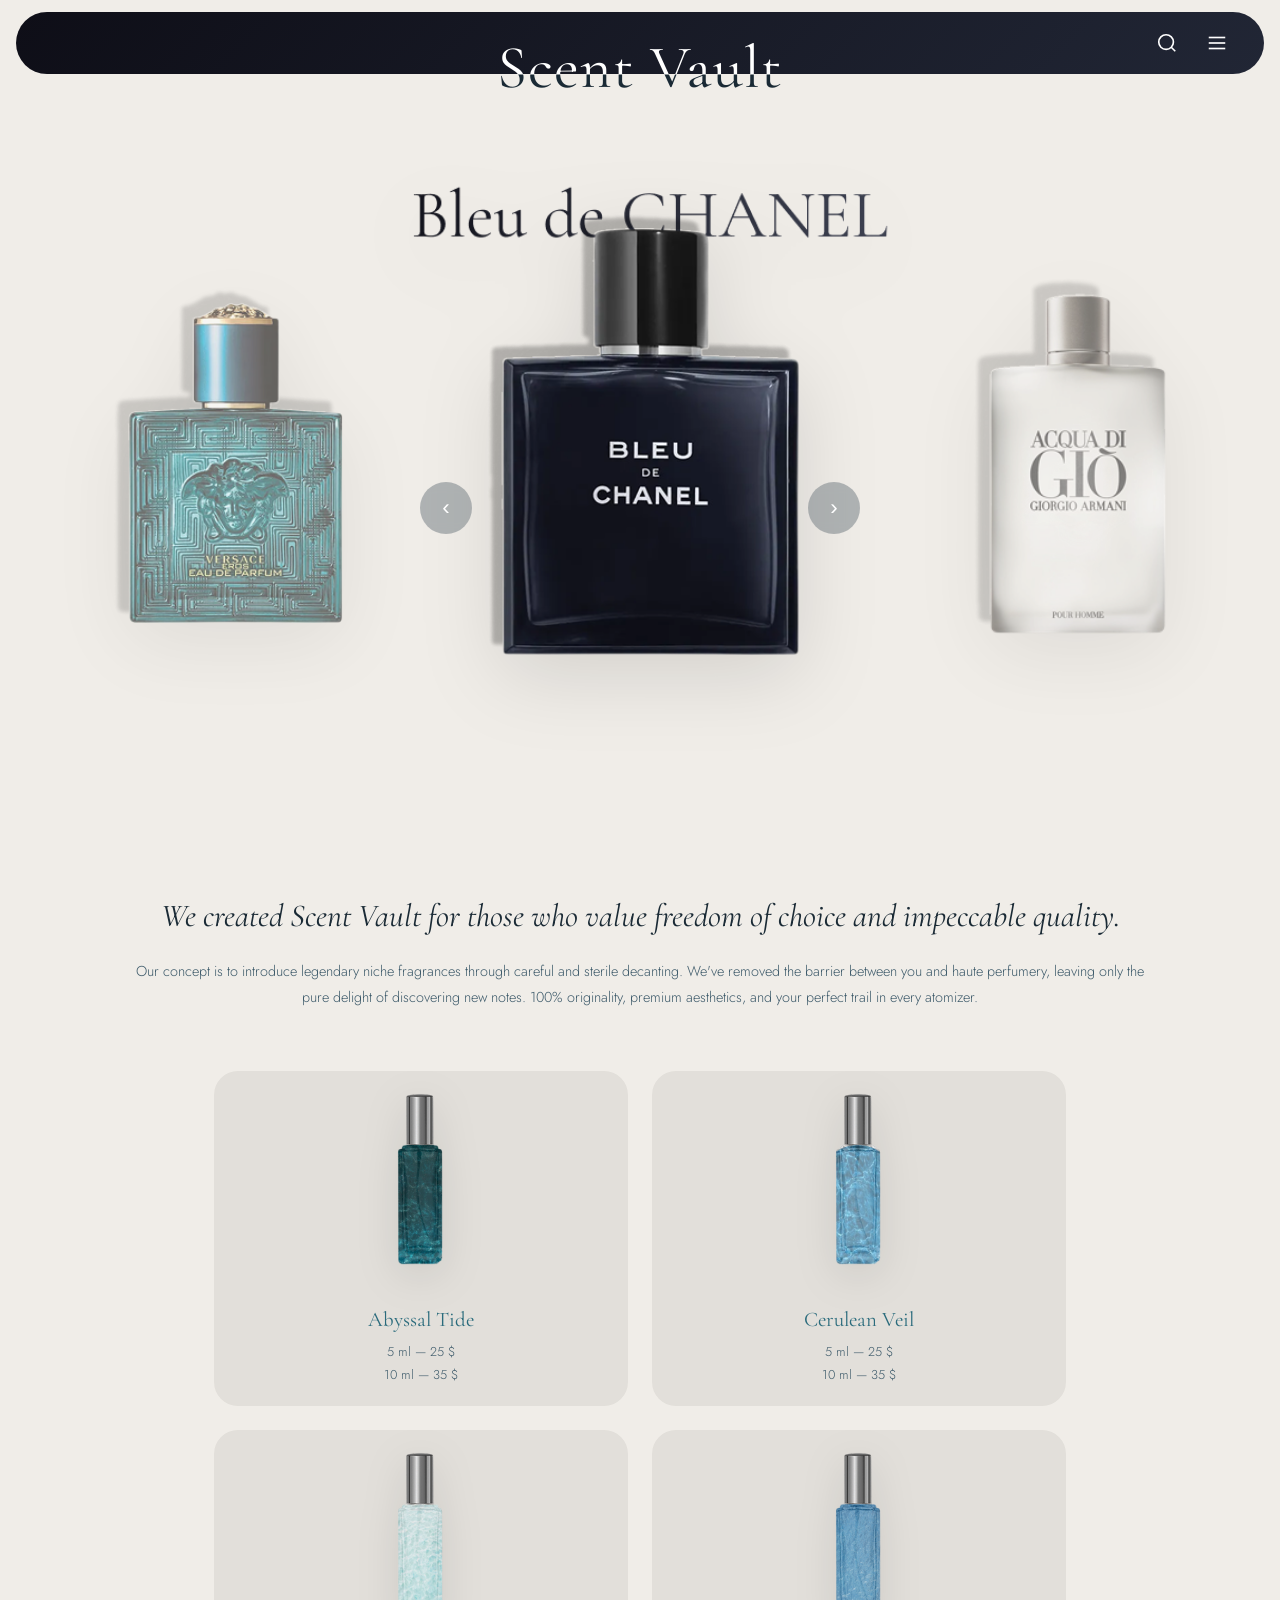
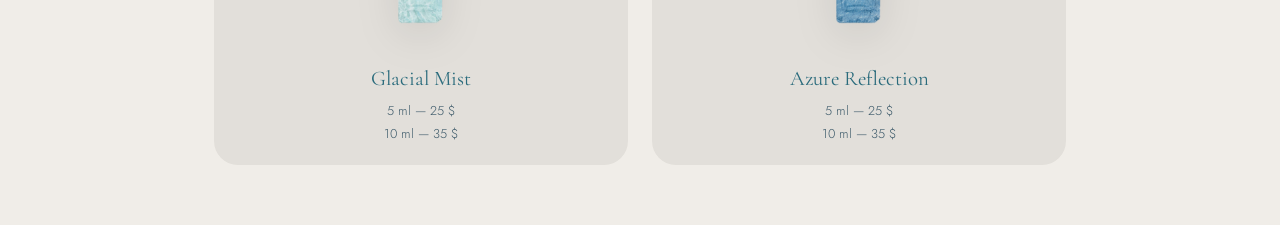
<file: app/index.html>
<!DOCTYPE html>
<html lang="en">
<head>
  <meta charset="UTF-8" />
  <meta name="viewport" content="width=device-width, initial-scale=1.0" />
  <title>Scent Vault</title>
  <link rel="stylesheet" href="style.css" />
</head>
<body>

<header>
  <a class="logo-wrap" href="index.html"><span class="logo-top">Scent Vault</span><span class="logo-bottom">Scent Vault</span></a>
  <div class="header-icons">
    <button onclick="openSearch()" aria-label="Search">
      <svg viewBox="0 0 24 24"><circle cx="11" cy="11" r="8"/><line x1="21" y1="21" x2="16.65" y2="16.65"/></svg>
    </button>
    <button onclick="openMenu()" aria-label="Menu">
      <svg viewBox="0 0 24 24"><line x1="3" y1="6" x2="21" y2="6"/><line x1="3" y1="12" x2="21" y2="12"/><line x1="3" y1="18" x2="21" y2="18"/></svg>
    </button>
  </div>
</header>


<!-- CAROUSEL -->
<section class="carousel-section">
  <div class="carousel-track">
    <div class="carousel-item left"
         data-img="img/versace.png"
         data-img-txt="img/versaceTXT.png"
         data-theme="#1E2E36,#488185">
      <img src="img/versace.png" alt="Versace Eros" />
    </div>
    <div class="carousel-item center"
         data-img="img/chanel.png"
         data-img-txt="img/chanelTXT.png"
           data-theme="#0E0E17,#212635">
      <img src="img/chanelTXT.png" alt="Bleu de Chanel" />
    </div>
    <div class="carousel-item right"
         data-img="img/acqua.png"
         data-img-txt="img/acquaTXT.png"
          data-theme="#7A7874,#E1E1E1">
      <img src="img/acqua.png" alt="Acqua di Gio" />
    </div>
  </div>

  <button class="carousel-btn prev">&#8249;</button>
  <button class="carousel-btn next">&#8250;</button>
</section>

<!-- ABOUT -->
<section class="about-section">
  <h2>We created Scent Vault for those who value freedom of choice and impeccable quality.</h2>
  <p>Our concept is to introduce legendary niche fragrances through careful and sterile decanting. We've removed the barrier between you and haute perfumery, leaving only the pure delight of discovering new notes. 100% originality, premium aesthetics, and your perfect trail in every atomizer.</p>
</section>

<!-- PRODUCTS -->
<section class="products-grid">
  <a class="product-card" href="product.html">
    <div class="product-card-img">
      <img src="img/abyssal.png" alt="Abyssal Tide" />
    </div>
    <div class="product-card-info">
      <h3>Abyssal Tide</h3>
      <p>5 ml — 25 $<br>10 ml — 35 $</p>
    </div>
  </a>

  <a class="product-card" href="product.html">
    <div class="product-card-img">
      <img src="img/cerulean.png" alt="Cerulean Veil" />
    </div>
    <div class="product-card-info">
      <h3>Cerulean Veil</h3>
      <p>5 ml — 25 $<br>10 ml — 35 $</p>
    </div>
  </a>

  <a class="product-card" href="product.html">
    <div class="product-card-img">
      <img src="img/glacial.png" alt="Glacial Mist" />
    </div>
    <div class="product-card-info">
      <h3>Glacial Mist</h3>
      <p>5 ml — 25 $<br>10 ml — 35 $</p>
    </div>
  </a>

  <a class="product-card" href="product.html">
    <div class="product-card-img">
      <img src="img/azure.png" alt="Azure Reflection" />
    </div>
    <div class="product-card-info">
      <h3>Azure Reflection</h3>
      <p>5 ml — 25 $<br>10 ml — 35 $</p>
    </div>
  </a>
</section>

<!-- MENU OVERLAY -->
<div id="menuOverlay" class="menu-overlay">
  <button class="menu-close" onclick="closeMenu()">
    <svg viewBox="0 0 24 24"><line x1="18" y1="6" x2="6" y2="18"/><line x1="6" y1="6" x2="18" y2="18"/></svg>
  </button>
  <a href="index.html" onclick="closeMenu()">Home</a>
  <a href="product.html" onclick="closeMenu()">Catalogue</a>
  <a href="cart.html" onclick="closeMenu()">Cart</a>
</div>

<!-- SEARCH OVERLAY -->
<div id="searchOverlay" class="search-overlay">
  <button class="search-close" onclick="closeSearch()">
    <svg viewBox="0 0 24 24"><line x1="18" y1="6" x2="6" y2="18"/><line x1="6" y1="6" x2="18" y2="18"/></svg>
  </button>
  <input id="searchInput" type="text" placeholder="Search fragrances…" />
</div>

<script src="script.js"></script>
</body>
</html>
</file>
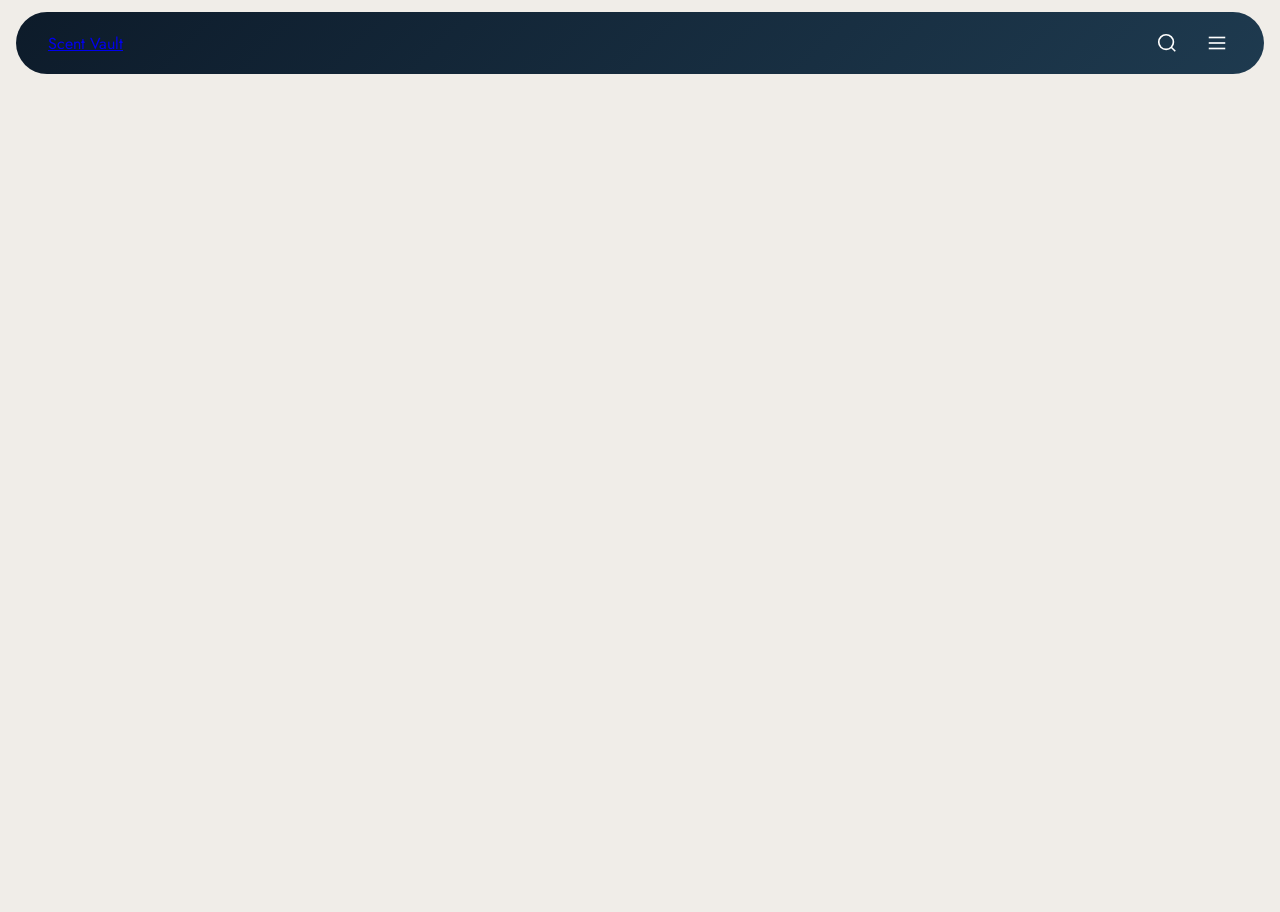
<file: app/_header.html>
<!DOCTYPE html>
<html lang="en">
<head>
  <meta charset="UTF-8" />
  <meta name="viewport" content="width=device-width, initial-scale=1.0" />
  <title>Scent Vault</title>
  <link rel="stylesheet" href="style.css" />
</head>
<body>

<header>
  <a class="logo" href="index.html">Scent Vault</a>
  <div class="header-icons">
    <button onclick="openSearch()" aria-label="Search">
      <svg viewBox="0 0 24 24"><circle cx="11" cy="11" r="8"/><line x1="21" y1="21" x2="16.65" y2="16.65"/></svg>
    </button>
    <button onclick="openMenu()" aria-label="Menu">
      <svg viewBox="0 0 24 24"><line x1="3" y1="6" x2="21" y2="6"/><line x1="3" y1="12" x2="21" y2="12"/><line x1="3" y1="18" x2="21" y2="18"/></svg>
    </button>
  </div>
</header>

<!-- MENU OVERLAY -->
<div id="menuOverlay" class="menu-overlay">
  <button class="menu-close" onclick="closeMenu()">
    <svg viewBox="0 0 24 24"><line x1="18" y1="6" x2="6" y2="18"/><line x1="6" y1="6" x2="18" y2="18"/></svg>
  </button>
  <a href="index.html" onclick="closeMenu()">Home</a>
  <a href="product.html" onclick="closeMenu()">Catalogue</a>
  <a href="cart.html" onclick="closeMenu()">Cart</a>
</div>

<!-- SEARCH OVERLAY -->
<div id="searchOverlay" class="search-overlay">
  <button class="search-close" onclick="closeSearch()">
    <svg viewBox="0 0 24 24"><line x1="18" y1="6" x2="6" y2="18"/><line x1="6" y1="6" x2="18" y2="18"/></svg>
  </button>
  <input id="searchInput" type="text" placeholder="Search fragrances…" />
</div>
</file>
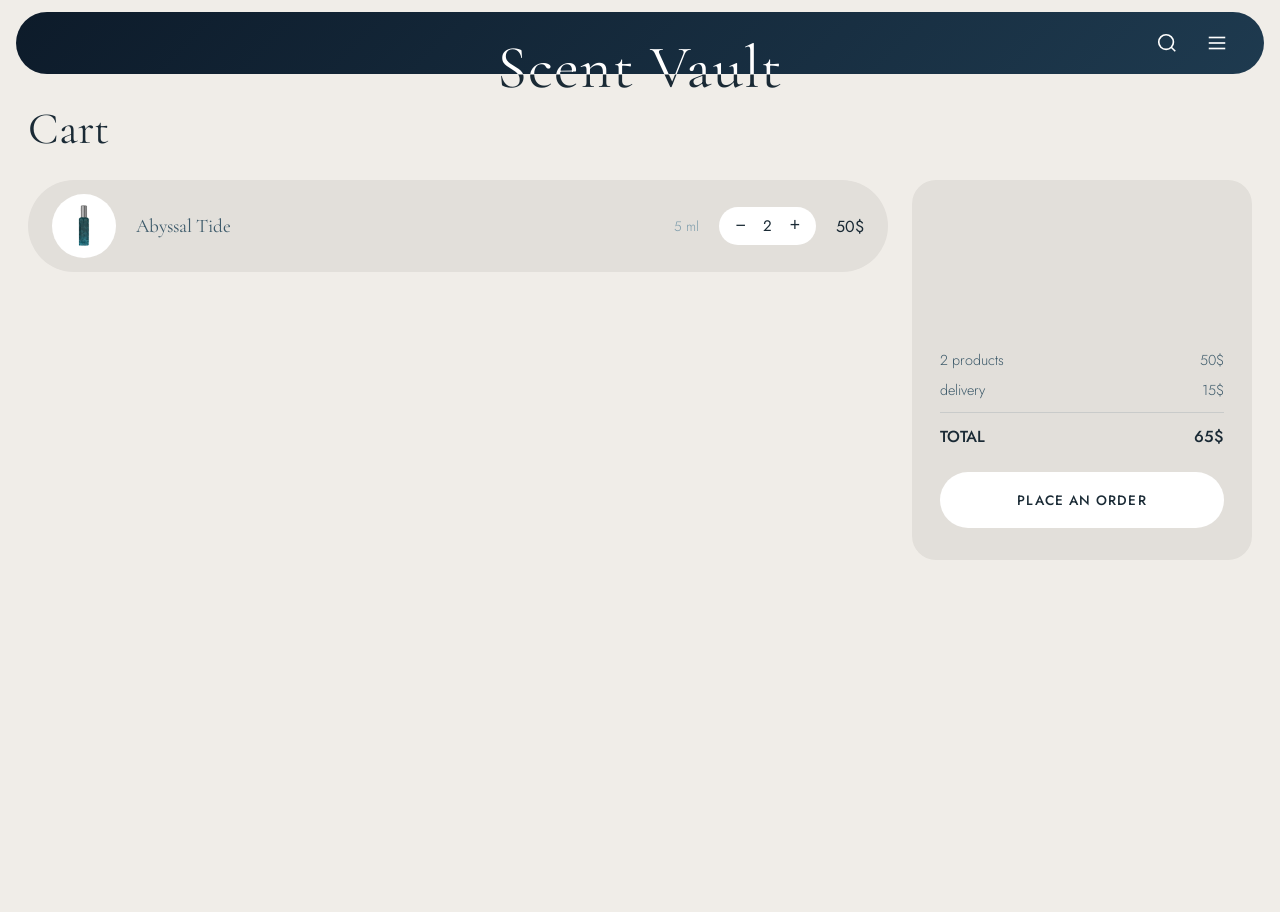
<file: app/cart.html>
<!DOCTYPE html>
<html lang="en">
<head>
  <meta charset="UTF-8" />
  <meta name="viewport" content="width=device-width, initial-scale=1.0" />
  <title>Cart — Scent Vault</title>
  <link rel="stylesheet" href="style.css" />
</head>
<body>

<header>
  <a class="logo-wrap" href="index.html"><span class="logo-top">Scent Vault</span><span class="logo-bottom">Scent Vault</span></a>
  <div class="header-icons">
    <button onclick="openSearch()" aria-label="Search">
      <svg viewBox="0 0 24 24"><circle cx="11" cy="11" r="8"/><line x1="21" y1="21" x2="16.65" y2="16.65"/></svg>
    </button>
    <button onclick="openMenu()" aria-label="Menu">
      <svg viewBox="0 0 24 24"><line x1="3" y1="6" x2="21" y2="6"/><line x1="3" y1="12" x2="21" y2="12"/><line x1="3" y1="18" x2="21" y2="18"/></svg>
    </button>
  </div>
</header>

<div class="cart-page">
  <h1>Cart</h1>

  <div class="cart-layout">
    <!-- ITEMS -->
    <div class="cart-items">
      <div class="cart-item">
        <div class="cart-item-img">
          <img src="img/abyssal.png" alt="Abyssal Tide" />
        </div>
        <span class="cart-item-name">Abyssal Tide</span>
        <span class="cart-item-size">5 ml</span>
        <div class="qty-control" data-price="25">
          <button class="qty-minus">−</button>
          <span>2</span>
          <button class="qty-plus">+</button>
        </div>
        <span class="cart-item-price">50$</span>
      </div>
    </div>

    <!-- SUMMARY -->
    <div class="cart-summary">
      <div>
        <div class="summary-row">
          <span>2 products</span>
          <span>50$</span>
        </div>
        <div class="summary-row">
          <span>delivery</span>
          <span>15$</span>
        </div>
        <hr class="summary-divider" />
        <div class="summary-total">
          <span>TOTAL</span>
          <span>65$</span>
        </div>
      </div>
      <button class="btn-order">PLACE AN ORDER</button>
    </div>
  </div>
</div>

<!-- MENU OVERLAY -->
<div id="menuOverlay" class="menu-overlay">
  <button class="menu-close" onclick="closeMenu()">
    <svg viewBox="0 0 24 24"><line x1="18" y1="6" x2="6" y2="18"/><line x1="6" y1="6" x2="18" y2="18"/></svg>
  </button>
  <a href="index.html" onclick="closeMenu()">Home</a>
  <a href="product.html" onclick="closeMenu()">Catalogue</a>
  <a href="cart.html" onclick="closeMenu()">Cart</a>
</div>

<!-- SEARCH OVERLAY -->
<div id="searchOverlay" class="search-overlay">
  <button class="search-close" onclick="closeSearch()">
    <svg viewBox="0 0 24 24"><line x1="18" y1="6" x2="6" y2="18"/><line x1="6" y1="6" x2="18" y2="18"/></svg>
  </button>
  <input id="searchInput" type="text" placeholder="Search fragrances…" />
</div>

<script src="script.js"></script>
</body>
</html>
</file>
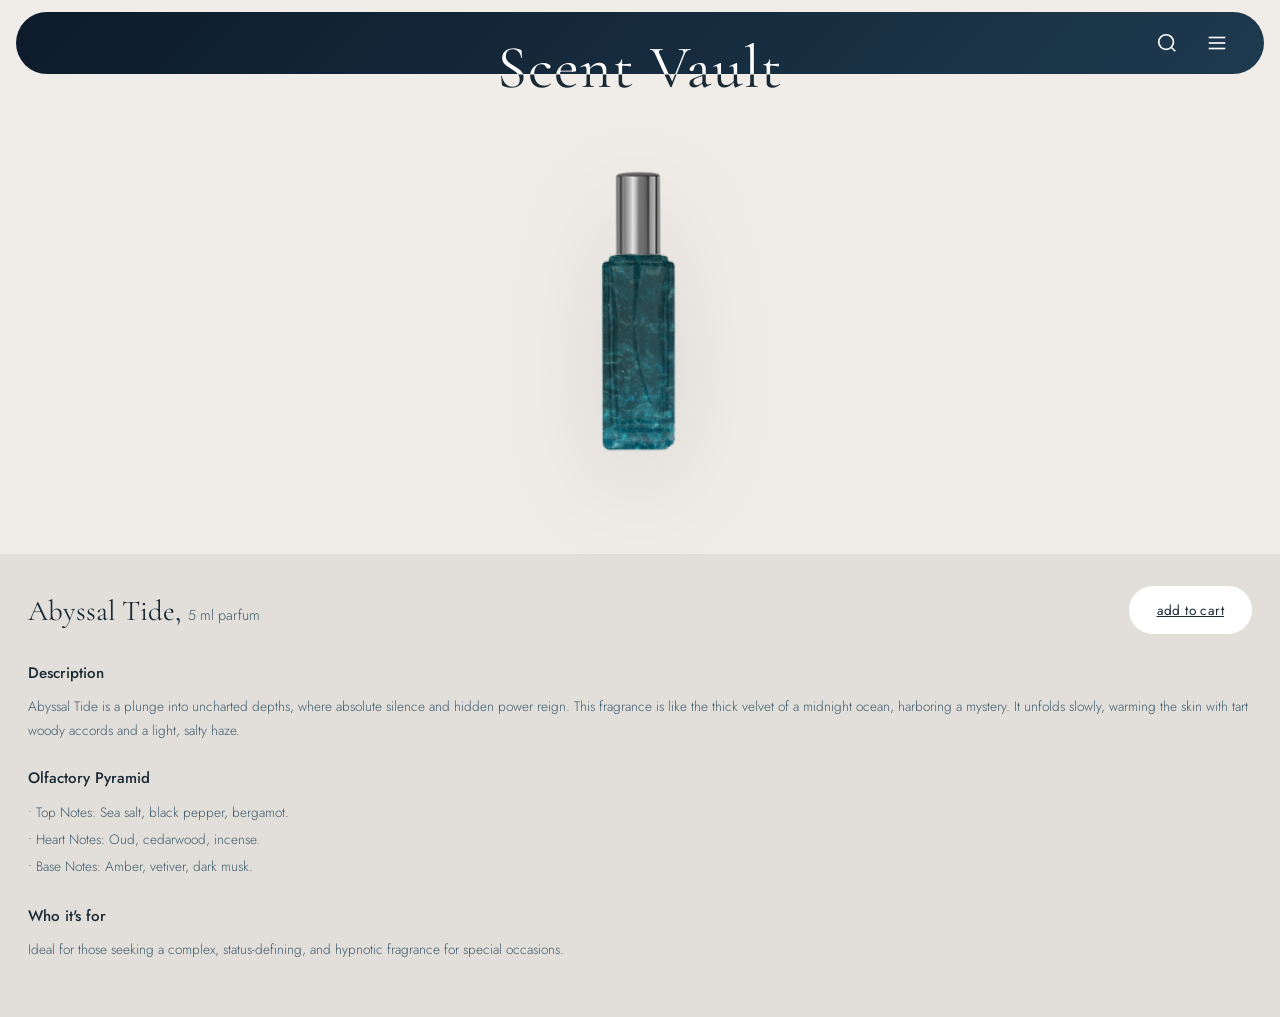
<file: app/product.html>
<!DOCTYPE html>
<html lang="en">
<head>
  <meta charset="UTF-8" />
  <meta name="viewport" content="width=device-width, initial-scale=1.0" />
  <title>Abyssal Tide — Scent Vault</title>
  <link rel="stylesheet" href="style.css" />
</head>
<body>

<header>
  <a class="logo-wrap" href="index.html"><span class="logo-top">Scent Vault</span><span class="logo-bottom">Scent Vault</span></a>
  <div class="header-icons">
    <button onclick="openSearch()" aria-label="Search">
      <svg viewBox="0 0 24 24"><circle cx="11" cy="11" r="8"/><line x1="21" y1="21" x2="16.65" y2="16.65"/></svg>
    </button>
    <button onclick="openMenu()" aria-label="Menu">
      <svg viewBox="0 0 24 24"><line x1="3" y1="6" x2="21" y2="6"/><line x1="3" y1="12" x2="21" y2="12"/><line x1="3" y1="18" x2="21" y2="18"/></svg>
    </button>
  </div>
</header>

<!-- PRODUCT HERO -->
<div class="product-hero">
  <img src="img/abyssal.png" alt="Abyssal Tide" />
</div>

<!-- PRODUCT INFO -->
<div class="product-info">
  <div class="product-info-header">
    <h1>Abyssal Tide, <span>5 ml parfum</span></h1>
    <a href="cart.html" class="btn-cart">add to cart</a>
  </div>

  <p class="product-section-title">Description</p>
  <p class="product-desc">Abyssal Tide is a plunge into uncharted depths, where absolute silence and hidden power reign. This fragrance is like the thick velvet of a midnight ocean, harboring a mystery. It unfolds slowly, warming the skin with tart woody accords and a light, salty haze.</p>

  <p class="product-section-title">Olfactory Pyramid</p>
  <ul class="product-notes">
    <li>Top Notes: Sea salt, black pepper, bergamot.</li>
    <li>Heart Notes: Oud, cedarwood, incense.</li>
    <li>Base Notes: Amber, vetiver, dark musk.</li>
  </ul>

  <p class="product-section-title">Who it's for</p>
  <p class="product-desc">Ideal for those seeking a complex, status-defining, and hypnotic fragrance for special occasions.</p>
</div>

<!-- MENU OVERLAY -->
<div id="menuOverlay" class="menu-overlay">
  <button class="menu-close" onclick="closeMenu()">
    <svg viewBox="0 0 24 24"><line x1="18" y1="6" x2="6" y2="18"/><line x1="6" y1="6" x2="18" y2="18"/></svg>
  </button>
  <a href="index.html" onclick="closeMenu()">Home</a>
  <a href="product.html" onclick="closeMenu()">Catalogue</a>
  <a href="cart.html" onclick="closeMenu()">Cart</a>
</div>

<!-- SEARCH OVERLAY -->
<div id="searchOverlay" class="search-overlay">
  <button class="search-close" onclick="closeSearch()">
    <svg viewBox="0 0 24 24"><line x1="18" y1="6" x2="6" y2="18"/><line x1="6" y1="6" x2="18" y2="18"/></svg>
  </button>
  <input id="searchInput" type="text" placeholder="Search fragrances…" />
</div>

<script src="script.js"></script>
</body>
</html>
</file>
<file: app/style.css>
@import url('https://fonts.googleapis.com/css2?family=Cormorant+Garamond:ital,wght@0,300;0,400;0,500;1,300;1,400&family=Jost:wght@300;400;500&display=swap');

*, *::before, *::after { box-sizing: border-box; margin: 0; padding: 0; }

:root {
  --bg: #f0ede8;
  --nav-dark: #0d1b2a;
  --nav-mid: #1e3a4f;
  --text-dark: #1a2a35;
  --text-mid: #3d5a6a;
  --text-light: #7a9aaa;
  --card-bg: #e2dfda;
  --accent: #2a6b7c;
  --white: #ffffff;
  --border: rgba(61,90,106,0.15);
}

html { scroll-behavior: smooth; }

body {
  font-family: 'Jost', sans-serif;
  background: var(--bg);
  color: var(--text-dark);
  min-height: 100vh;
}

/* ── HEADER ── */
header {
  position: sticky;
  top: 12px;
  z-index: 100;
  background: linear-gradient(135deg, var(--nav-dark) 0%, var(--nav-mid) 100%);
  border-radius: 999px;
  padding: 16px 32px;
  margin: 12px 16px 0;
  display: flex;
  align-items: center;
  justify-content: space-between;
}

.logo-wrap {
  text-decoration: none;
  position: absolute;
  left: 50%;
  bottom: -40%;
  transform: translateX(-50%);
  white-space: nowrap;
  line-height: 1;
}

.logo-top,
.logo-bottom {
  font-family: 'Cormorant Garamond', serif;
  font-size: 3.8rem;
  font-weight: 400;
  letter-spacing: 0.02em;
  display: block;
  line-height: 1;
  white-space: nowrap;
  user-select: none;
}

.logo-top {
  color: var(--white);
  clip-path: inset(0 0 40% 0);
}

.logo-bottom {
  color: var(--text-dark);
  clip-path: inset(60% 0 0 0);
  margin-top: -1em;
}

.header-icons {
  display: flex;
  gap: 20px;
  align-items: center;
  margin-left: auto;
}

.header-icons button {
  background: none;
  border: none;
  cursor: pointer;
  padding: 4px;
  display: flex;
  align-items: center;
  justify-content: center;
}

.header-icons svg {
  width: 22px;
  height: 22px;
  stroke: var(--white);
  fill: none;
  stroke-width: 1.8;
}

/* ── CAROUSEL ── */
.carousel-section {
  position: relative;
  overflow: hidden;
  height: 760px;
  display: flex;
  align-items: center;
  justify-content: center;
}



.carousel-track {
  display: flex;
  align-items: center;
  justify-content: center;
  gap: 0;
  width: 100%;
  height: 100%;
  position: relative;
}

.carousel-item {
  position: absolute;
  transition: all 0.5s cubic-bezier(0.25, 0.46, 0.45, 0.94);
  cursor: pointer;
}

.carousel-item img {
  display: block;
  object-fit: contain;
  filter: drop-shadow(0 20px 40px rgba(0,0,0,0.12));
  transition: all 0.5s ease;
}

.carousel-item.center img { height: 560px; }
.carousel-item.left img, .carousel-item.right img { height: 400px; opacity: 0.6; }

.carousel-item.center { z-index: 3; transform: translateX(0); }
.carousel-item.left { z-index: 2; transform: translateX(-420px); }
.carousel-item.right { z-index: 2; transform: translateX(420px); }

.carousel-btn {
  position: absolute;
  bottom: 300px;
  z-index: 10;
  width: 52px;
  height: 52px;
  border-radius: 50%;
  border: none;
  background: rgba(120,130,135,0.55);
  color: white;
  font-size: 1.4rem;
  cursor: pointer;
  display: flex;
  align-items: center;
  justify-content: center;
  backdrop-filter: blur(6px);
  transition: background 0.2s;
}
.carousel-btn:hover { background: rgba(100,110,115,0.8); }
.carousel-btn.prev { left: calc(50% - 220px); }
.carousel-btn.next { right: calc(50% - 220px); }

/* ── ABOUT ── */
.about-section {
  text-align: center;
  padding: 60px 40px 40px;
  max-width: 1100px;
  margin: 0 auto;
}

.about-section h2 {
  font-family: 'Cormorant Garamond', serif;
  font-size: 2rem;
  font-weight: 400;
  font-style: italic;
  color: var(--text-dark);
  margin-bottom: 20px;
  line-height: 1.4;
}

.about-section p {
  font-size: 0.9rem;
  font-weight: 300;
  color: var(--text-mid);
  line-height: 1.8;
}

/* ── PRODUCT GRID ── */
.products-grid {
  display: grid;
  grid-template-columns: repeat(2, 1fr);
  gap: 24px;
  padding: 20px 24px 60px;
  max-width: 900px;
  margin: 0 auto;
}

.product-card {
  background: var(--card-bg);
  border-radius: 24px;
  overflow: hidden;
  cursor: pointer;
  text-decoration: none;
  display: block;
  transition: transform 0.3s ease;
}
.product-card:hover { transform: translateY(-4px); }

.product-card-img {
  height: 220px;
  display: flex;
  align-items: center;
  justify-content: center;
  padding: 24px;
}

.product-card-img img {
  height: 220px;
  object-fit: contain;
  filter: drop-shadow(0 10px 20px rgba(0,0,0,0.1));
}

.product-card-info {
  padding: 16px 20px 20px;
  text-align: center;
}

.product-card-info h3 {
  font-family: 'Cormorant Garamond', serif;
  font-size: 1.3rem;
  font-weight: 400;
  color: var(--accent);
  margin-bottom: 8px;
}

.product-card-info p {
  font-size: 0.8rem;
  font-weight: 300;
  color: var(--text-mid);
  line-height: 1.8;
}

/* ── FAB BUTTONS (mobile index) ── */
.fab-group {
  position: fixed;
  right: 20px;
  top: 50%;
  transform: translateY(-50%);
  display: flex;
  flex-direction: column;
  gap: 10px;
  z-index: 50;
}

.fab {
  width: 48px;
  height: 48px;
  border-radius: 50%;
  background: var(--nav-dark);
  border: none;
  cursor: pointer;
  display: flex;
  align-items: center;
  justify-content: center;
}

.fab svg {
  width: 20px;
  height: 20px;
  stroke: white;
  fill: none;
  stroke-width: 1.8;
}

/* ── PRODUCT PAGE ── */
.product-hero {
  background: var(--bg);
  display: flex;
  align-items: center;
  justify-content: center;
  padding: 60px 20px;
  min-height: 480px;
}

.product-hero img {
  height: 360px;
  object-fit: contain;
  filter: drop-shadow(0 30px 50px rgba(0,0,0,0.1));
}

.product-info {
  background: var(--card-bg);
  padding: 32px 28px;
}

.product-info-header {
  display: flex;
  align-items: center;
  justify-content: space-between;
  margin-bottom: 28px;
  gap: 20px;
}

.product-info-header h1 {
  font-family: 'Cormorant Garamond', serif;
  font-size: 1.8rem;
  font-weight: 400;
  color: var(--text-dark);
}

.product-info-header h1 span {
  font-family: 'Jost', sans-serif;
  font-size: 0.9rem;
  font-weight: 300;
  color: var(--text-mid);
}

.btn-cart {
  background: var(--white);
  border: none;
  border-radius: 40px;
  padding: 14px 28px;
  font-family: 'Jost', sans-serif;
  font-size: 0.85rem;
  font-weight: 400;
  letter-spacing: 0.03em;
  cursor: pointer;
  white-space: nowrap;
  transition: background 0.2s;
  color: var(--text-dark);
}
.btn-cart:hover { background: #e8e5e0; }

.product-section-title {
  font-family: 'Jost', sans-serif;
  font-size: 0.95rem;
  font-weight: 500;
  color: var(--text-dark);
  margin-bottom: 10px;
}

.product-desc {
  font-size: 0.85rem;
  font-weight: 300;
  color: var(--text-mid);
  line-height: 1.8;
  margin-bottom: 24px;
}

.product-notes {
  list-style: none;
  font-size: 0.85rem;
  font-weight: 300;
  color: var(--text-mid);
  line-height: 2;
  margin-bottom: 24px;
}

.product-notes li::before {
  content: '• ';
}

/* ── CART ── */
.cart-page { padding: 28px; }

.cart-page h1 {
  font-family: 'Cormorant Garamond', serif;
  font-size: 2.8rem;
  font-weight: 400;
  margin-bottom: 24px;
}

.cart-layout {
  display: flex;
  gap: 24px;
  align-items: flex-start;
}

.cart-items { flex: 1; }

.cart-item {
  background: var(--card-bg);
  border-radius: 60px;
  padding: 14px 24px;
  display: flex;
  align-items: center;
  gap: 20px;
  margin-bottom: 12px;
}

.cart-item-img {
  width: 64px;
  height: 64px;
  border-radius: 50%;
  background: var(--white);
  display: flex;
  align-items: center;
  justify-content: center;
  flex-shrink: 0;
  overflow: hidden;
}

.cart-item-img img {
  height: 52px;
  object-fit: contain;
}

.cart-item-name {
  font-family: 'Cormorant Garamond', serif;
  font-size: 1.2rem;
  font-weight: 400;
  color: var(--text-mid);
  flex: 1;
}

.cart-item-size {
  font-size: 0.85rem;
  font-weight: 300;
  color: var(--text-light);
}

.qty-control {
  display: flex;
  align-items: center;
  gap: 14px;
  background: var(--white);
  border-radius: 30px;
  padding: 8px 16px;
}

.qty-control button {
  background: none;
  border: none;
  font-size: 1.1rem;
  cursor: pointer;
  color: var(--text-dark);
  line-height: 1;
  padding: 0;
}

.qty-control span {
  font-size: 0.95rem;
  font-weight: 400;
  min-width: 16px;
  text-align: center;
}

.cart-item-price {
  font-size: 1rem;
  font-weight: 400;
  color: var(--text-dark);
  margin-left: auto;
}

.cart-summary {
  background: var(--card-bg);
  border-radius: 24px;
  padding: 32px 28px;
  width: 340px;
  flex-shrink: 0;
  display: flex;
  flex-direction: column;
  justify-content: flex-end;
  min-height: 380px;
}

.summary-row {
  display: flex;
  justify-content: space-between;
  font-size: 0.9rem;
  font-weight: 300;
  color: var(--text-mid);
  margin-bottom: 10px;
}

.summary-divider {
  border: none;
  border-top: 1px solid var(--border);
  margin: 12px 0;
}

.summary-total {
  display: flex;
  justify-content: space-between;
  font-size: 1rem;
  font-weight: 500;
  color: var(--text-dark);
  margin-bottom: 24px;
}

.btn-order {
  width: 100%;
  background: var(--white);
  border: none;
  border-radius: 40px;
  padding: 18px;
  font-family: 'Jost', sans-serif;
  font-size: 0.85rem;
  font-weight: 500;
  letter-spacing: 0.08em;
  cursor: pointer;
  transition: background 0.2s;
  color: var(--text-dark);
}
.btn-order:hover { background: #eae7e2; }

/* ── MENU OVERLAY ── */
.menu-overlay {
  display: none;
  position: fixed;
  inset: 0;
  background: rgba(13,27,42,0.96);
  z-index: 200;
  flex-direction: column;
  align-items: center;
  justify-content: center;
  gap: 40px;
}

.menu-overlay.open { display: flex; }

.menu-close {
  position: absolute;
  top: 24px;
  right: 28px;
  background: none;
  border: none;
  cursor: pointer;
}
.menu-close svg { width: 28px; height: 28px; stroke: white; fill: none; stroke-width: 1.8; }

.menu-overlay a {
  font-family: 'Cormorant Garamond', serif;
  font-size: 3rem;
  font-weight: 300;
  color: white;
  text-decoration: none;
  letter-spacing: 0.04em;
  transition: color 0.2s;
}
.menu-overlay a:hover { color: var(--text-light); }

/* ── SEARCH OVERLAY ── */
.search-overlay {
  display: none;
  position: fixed;
  inset: 0;
  background: rgba(240,237,232,0.97);
  z-index: 200;
  align-items: center;
  justify-content: center;
  flex-direction: column;
}
.search-overlay.open { display: flex; }

.search-overlay input {
  font-family: 'Cormorant Garamond', serif;
  font-size: 2.8rem;
  font-weight: 300;
  background: none;
  border: none;
  border-bottom: 1px solid var(--text-mid);
  width: 500px;
  max-width: 80vw;
  padding: 12px 0;
  outline: none;
  color: var(--text-dark);
  text-align: center;
}

.search-close {
  position: absolute;
  top: 24px;
  right: 28px;
  background: none;
  border: none;
  cursor: pointer;
}
.search-close svg { width: 28px; height: 28px; stroke: var(--text-dark); fill: none; stroke-width: 1.8; }
</file>
